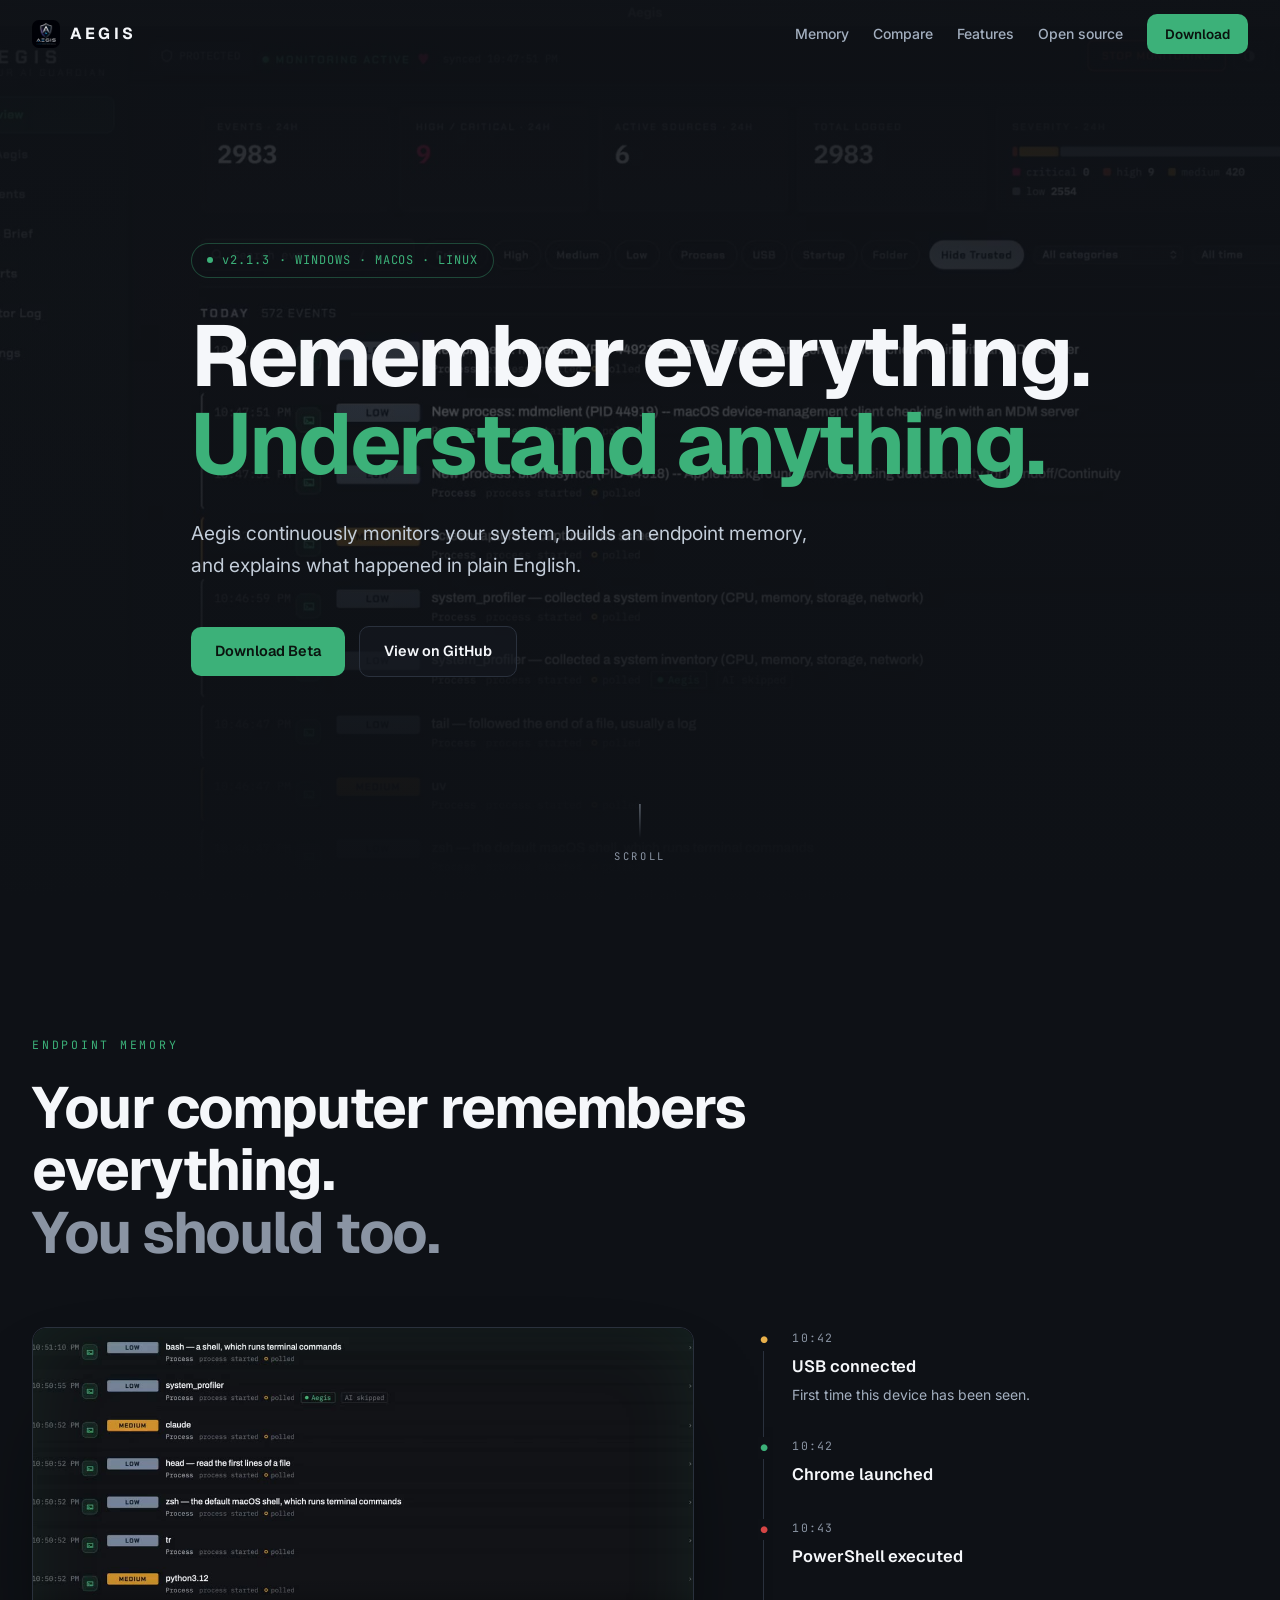
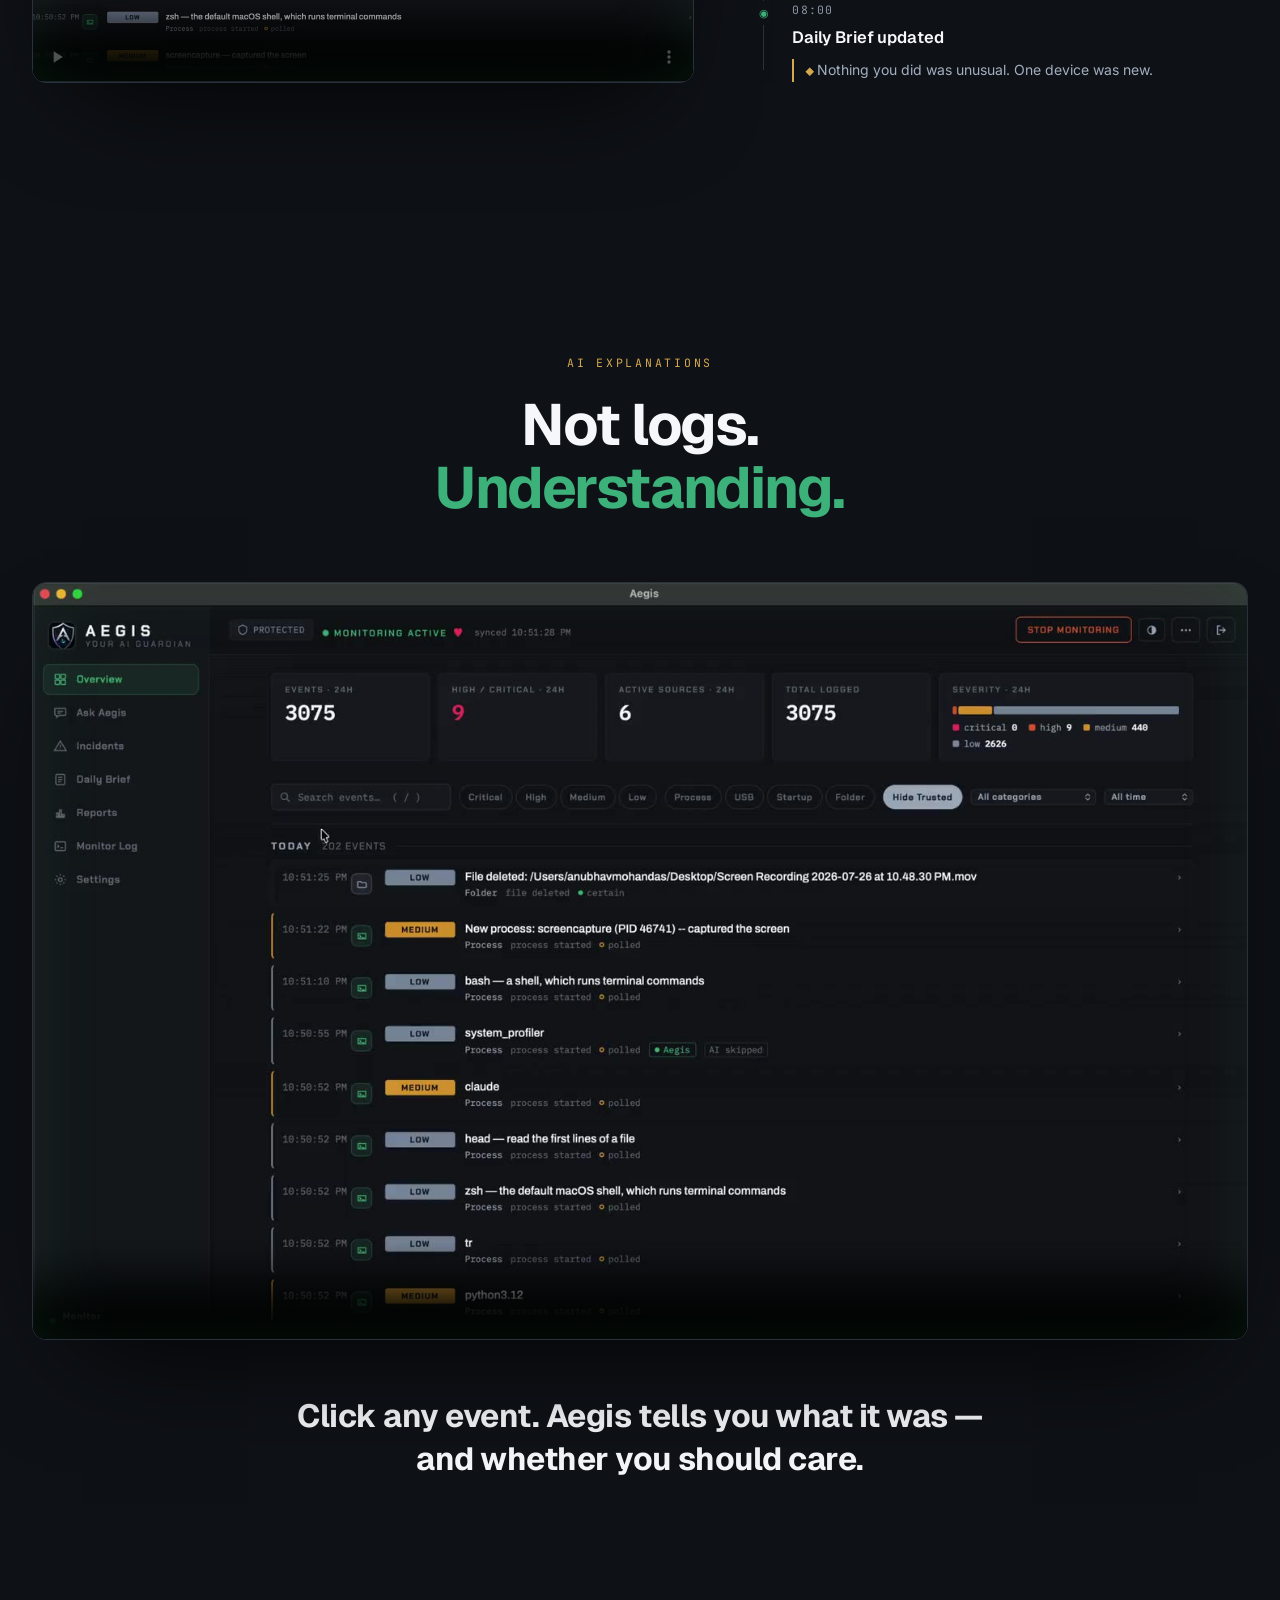
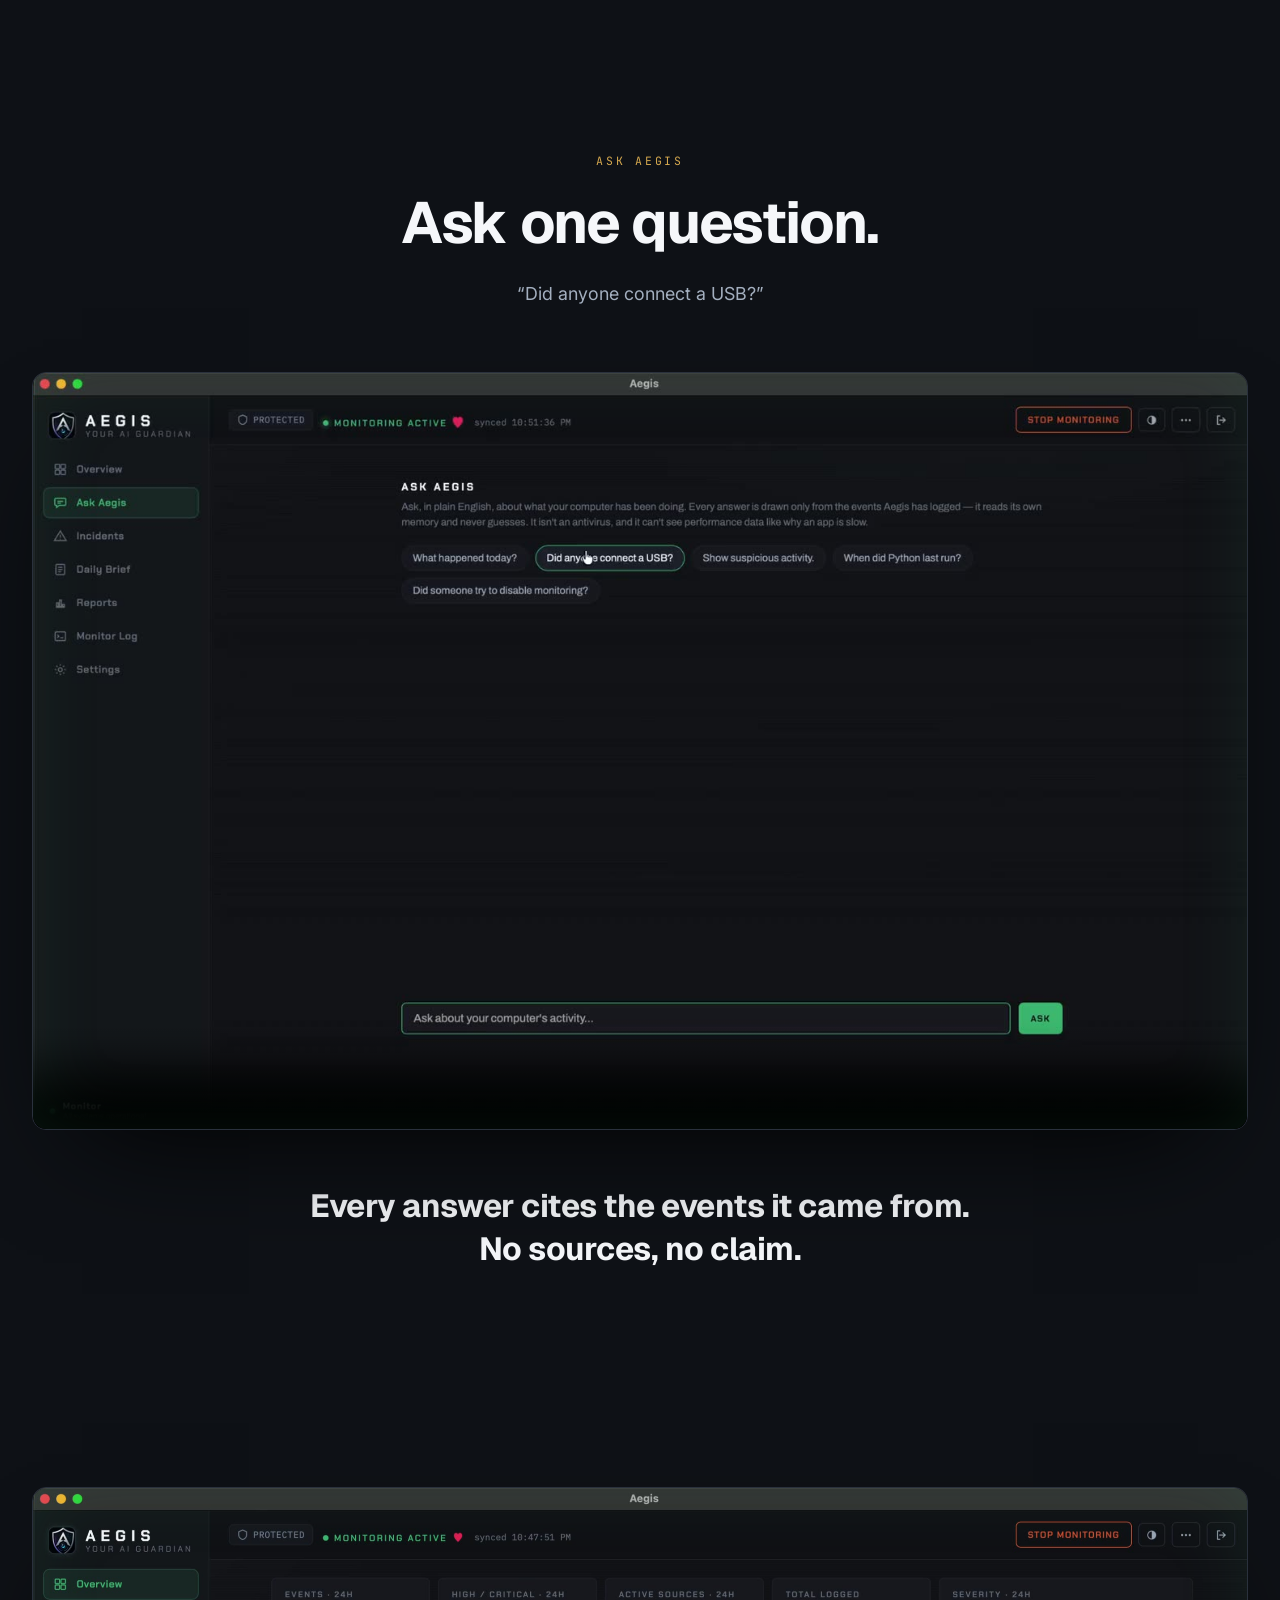
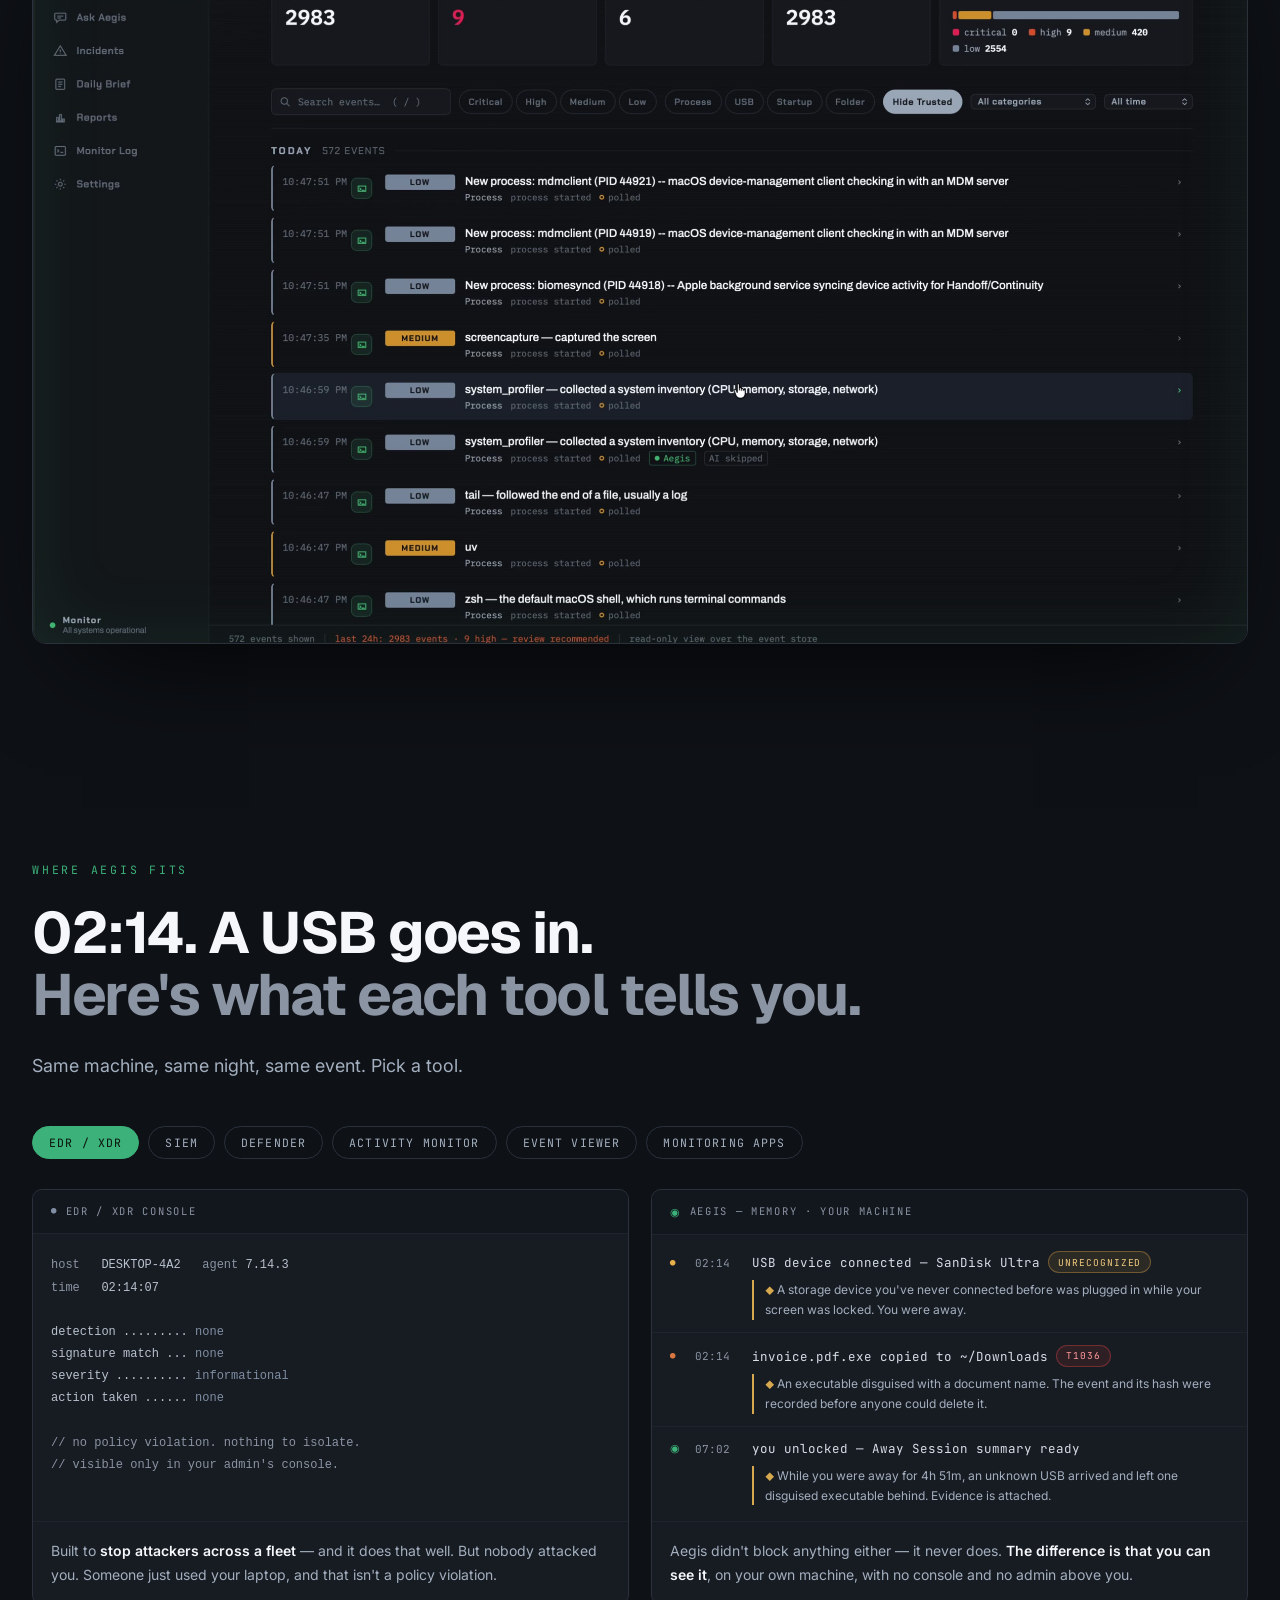
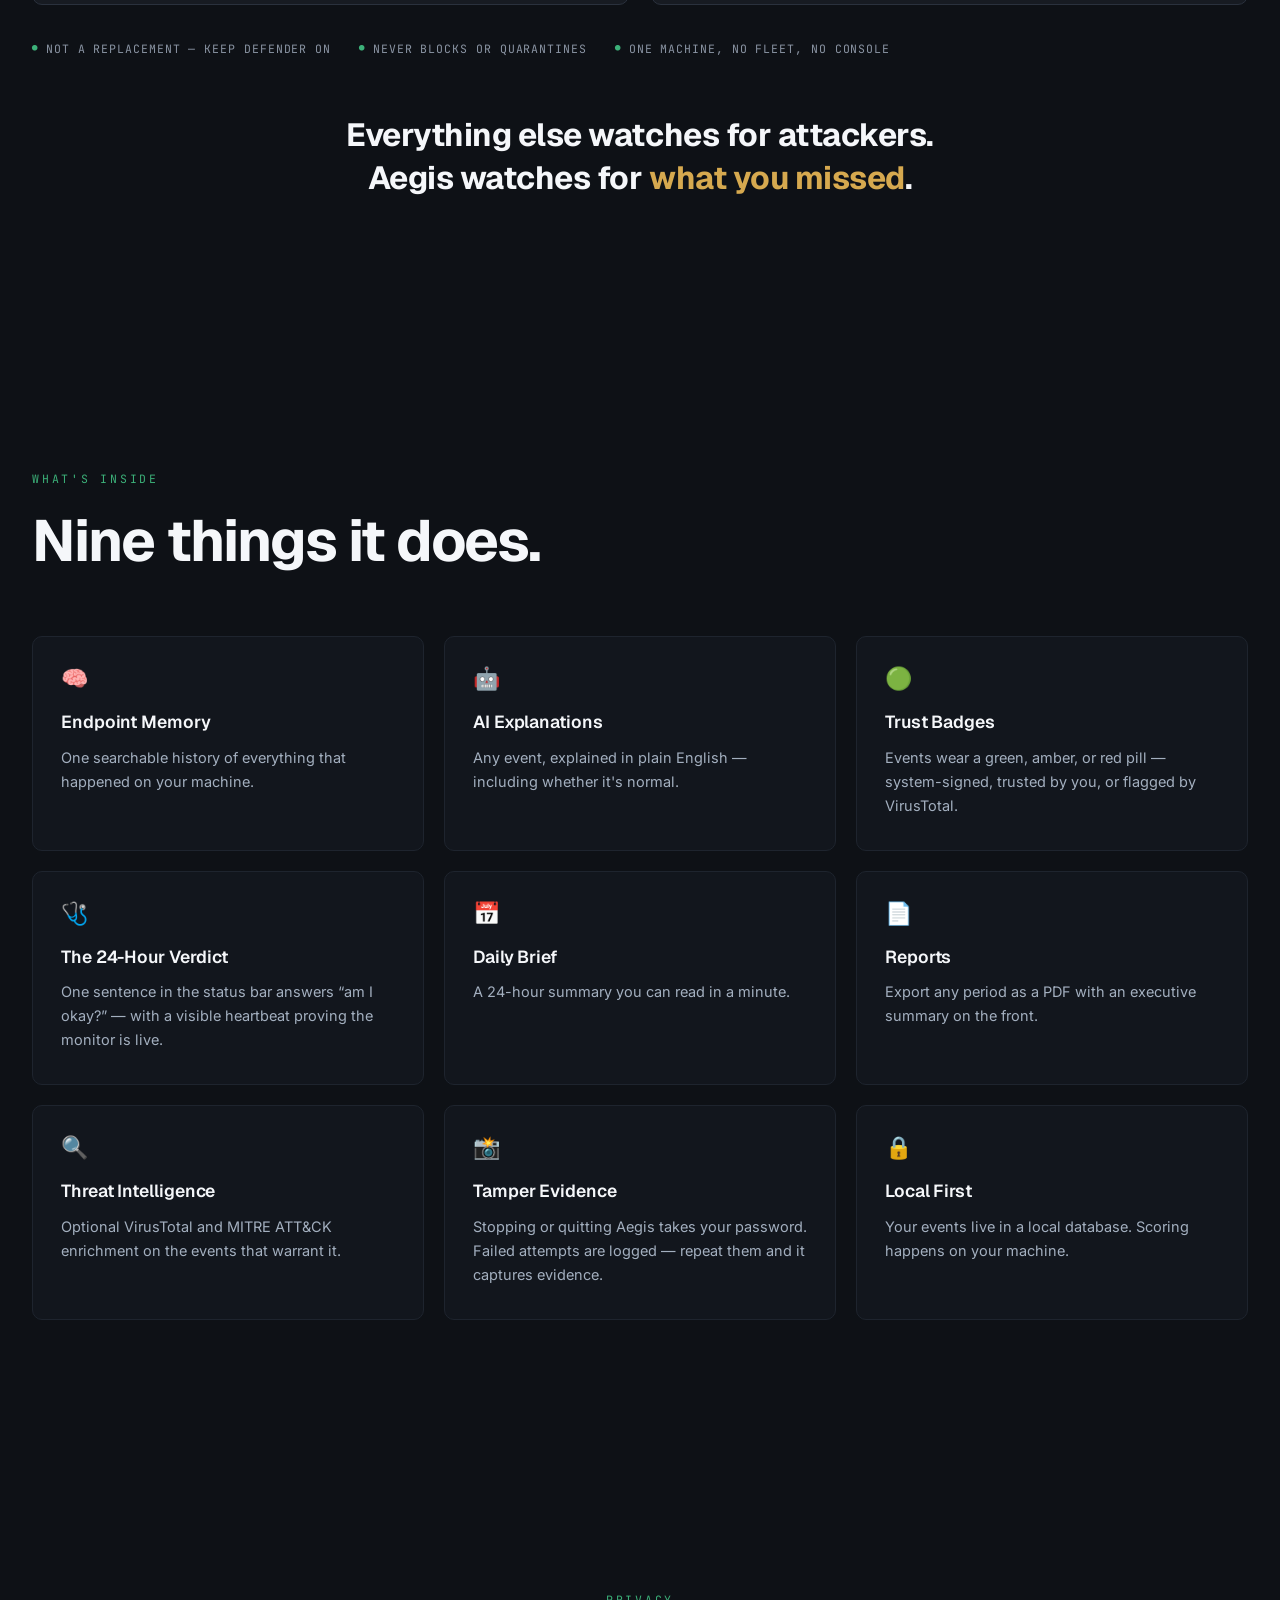
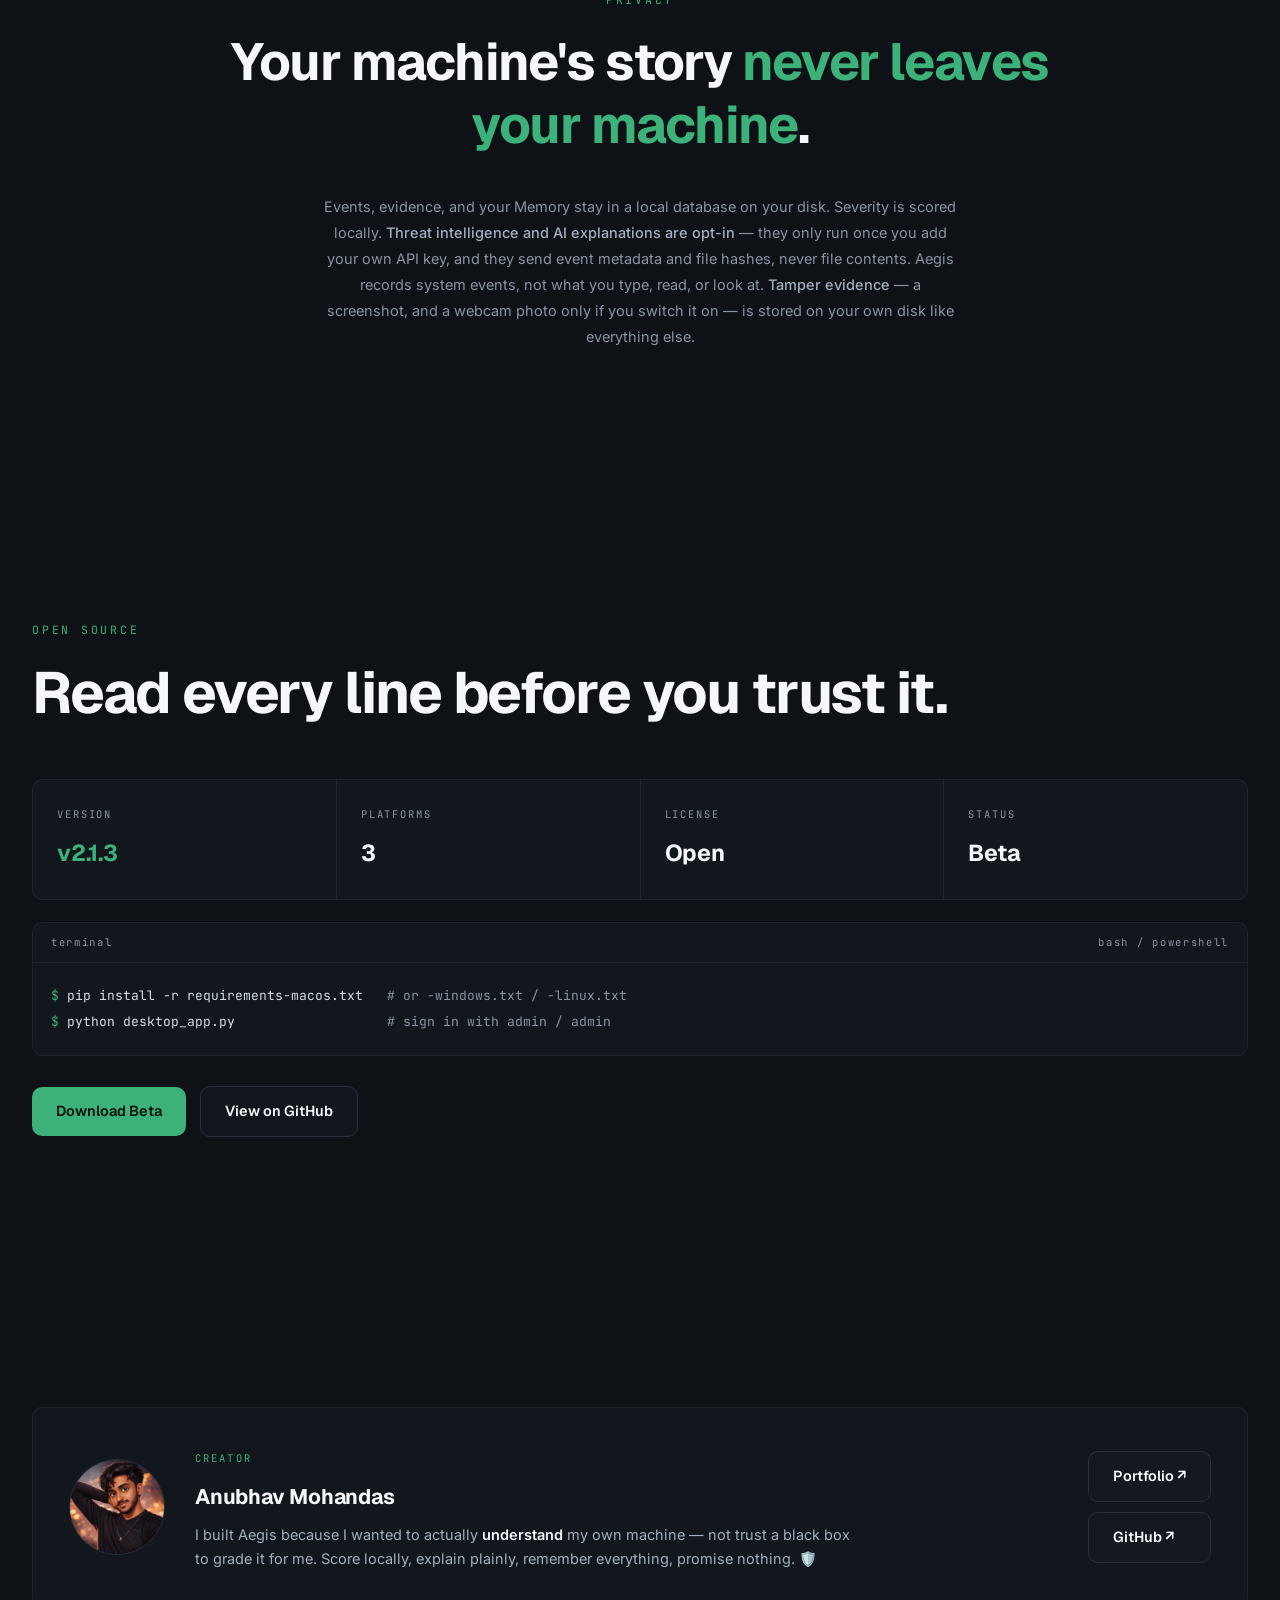
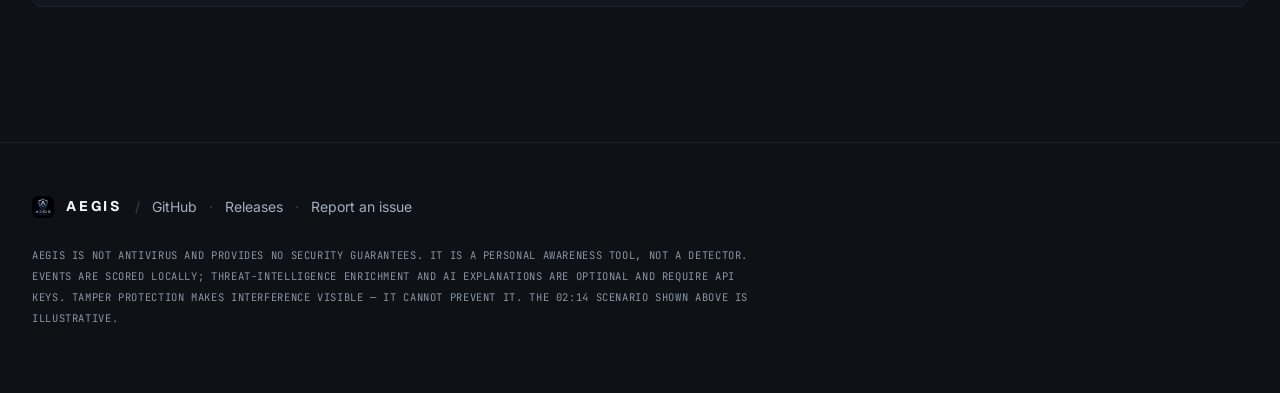
<file: website/index.html>
<!DOCTYPE html>
<html lang="en">
<head>
<meta charset="UTF-8">
<meta name="viewport" content="width=device-width, initial-scale=1.0">
<title>Aegis — Remember everything. Understand anything.</title>
<meta name="description" content="Aegis continuously monitors your computer, builds an endpoint memory, and explains what happened in plain English.">
<link rel="icon" href="assets/aegis.ico">
<link rel="canonical" href="https://aegis-nyx.netlify.app/">
<meta property="og:type" content="website">
<meta property="og:url" content="https://aegis-nyx.netlify.app/">
<meta property="og:title" content="Aegis — Remember everything. Understand anything.">
<meta property="og:description" content="Aegis continuously monitors your computer, builds an endpoint memory, and explains what happened in plain English.">
<!-- og:image must be absolute: scrapers (X, LinkedIn, Slack, iMessage) do not
     resolve it against the page URL, so a relative path here means no preview
     card at all. Same for the URL below if the domain ever changes. -->
<meta property="og:image" content="https://aegis-nyx.netlify.app/media/dashboard-full.jpg">
<meta property="og:image:width" content="2400">
<meta property="og:image:height" content="1494">
<meta property="og:image:alt" content="The Aegis dashboard: 24-hour event counts, a severity breakdown, filters, and the full event stream for today.">
<meta name="twitter:card" content="summary_large_image">
<meta name="theme-color" content="#0E1116">
<link rel="preconnect" href="https://fonts.googleapis.com">
<link rel="preconnect" href="https://fonts.gstatic.com" crossorigin>
<link href="https://fonts.googleapis.com/css2?family=Geist:wght@500;600;700&family=Inter:wght@400;500;600&family=JetBrains+Mono:wght@400;500&display=swap" rel="stylesheet">
<link rel="stylesheet" href="design-system/tokens.css">
<script>document.documentElement.classList.add('js')</script>
<style>
*{margin:0;padding:0;box-sizing:border-box}
html{scroll-behavior:smooth}
body{
  background:var(--bg);color:var(--secondary);
  font-family:var(--font-body);font-size:17px;line-height:1.7;
  overflow-x:hidden;-webkit-font-smoothing:antialiased;
}
::selection{background:rgba(60,177,121,.3);color:#fff}
img,video{display:block;max-width:100%}
a{color:inherit}

.wrap{max-width:1140px;margin:0 auto;padding:0 32px}
.wrap-wide{max-width:1440px;margin:0 auto;padding:0 32px}

/* ============ design language ============
   ● event marker (severity-colored) · ◆ AI voice (gold) · ◉ memory (emerald)
   one radius · one pill · emerald = product · gold = intelligence · red = threat
   motion: fade + 8px rise. hover: 2px lift. nothing spins, nothing bounces.
========================================== */

/* ---- nav ---- */
nav{
  position:fixed;top:0;left:0;right:0;z-index:60;
  transition:background .3s, border-color .3s, backdrop-filter .3s;
  border-bottom:1px solid transparent;
}
nav.stuck{
  background:rgba(14,17,22,.82);backdrop-filter:blur(14px);
  border-bottom-color:var(--border-soft);
}
.nav-inner{display:flex;align-items:center;gap:24px;height:68px;max-width:1440px;margin:0 auto;padding:0 32px}
.brand{display:flex;align-items:center;gap:10px;text-decoration:none;margin-right:auto}
.brand img{width:28px;height:28px;border-radius:7px}
.brand span{font-family:var(--font-display);font-weight:700;font-size:16px;letter-spacing:.2em;color:var(--text)}
.nav-links{display:flex;gap:24px;align-items:center}
/* :not(.btn) — otherwise this out-specifies .btn-primary and greys out the button label */
.nav-links a:not(.btn){color:var(--secondary);text-decoration:none;font-size:14px;font-weight:500;transition:color .2s}
.nav-links a:not(.btn):hover{color:var(--text)}

.btn{
  display:inline-flex;align-items:center;gap:8px;
  font-family:var(--font-display);font-weight:600;font-size:14.5px;
  padding:12px 24px;border-radius:var(--radius);text-decoration:none;
  transition:background .18s, border-color .18s, transform .18s;
}
.btn:hover{transform:translateY(-2px)}
.btn-primary{background:var(--primary);color:#0A130E}
.btn-primary:hover{background:#46C287}
.btn-ghost{color:var(--text);border:1px solid var(--border);background:rgba(23,27,34,.5)}
.btn-ghost:hover{border-color:#3A4452;background:rgba(163,175,191,.07)}
.nav-links .btn{padding:9px 18px;font-size:13.5px}

/* ---- hero: full-bleed video, two lines, two buttons ---- */
.hero{
  position:relative;min-height:100svh;
  display:flex;align-items:center;
  overflow:hidden;isolation:isolate;
}
.hero-video{
  position:absolute;inset:0;width:100%;height:100%;
  object-fit:cover;z-index:-2;
  animation:drift 34s ease-in-out infinite alternate;
}
@keyframes drift{from{transform:scale(1.02)}to{transform:scale(1.09)}}
.hero-scrim{
  position:absolute;inset:0;z-index:-1;
  background:
    radial-gradient(120% 90% at 28% 45%, rgba(14,17,22,.5), rgba(14,17,22,.84) 72%),
    linear-gradient(to bottom, rgba(14,17,22,.86) 0%, rgba(14,17,22,.4) 34%, rgba(14,17,22,.76) 74%, var(--bg) 100%);
}
.hero-inner{padding:140px 0 120px;max-width:900px}
.status-pill{
  display:inline-flex;align-items:center;gap:9px;
  font-family:var(--font-mono);font-size:12px;letter-spacing:.08em;color:var(--primary);
  border:1px solid rgba(60,177,121,.35);background:rgba(14,17,22,.5);
  padding:6px 15px;border-radius:999px;margin-bottom:34px;
}
.status-pill .dot{width:6px;height:6px;border-radius:50%;background:var(--primary);animation:ping 2.4s infinite}
@keyframes ping{
  0%{box-shadow:0 0 0 0 rgba(60,177,121,.5)}
  70%{box-shadow:0 0 0 8px rgba(60,177,121,0)}
  100%{box-shadow:0 0 0 0 rgba(60,177,121,0)}
}
h1{
  font-family:var(--font-display);font-weight:700;
  font-size:clamp(44px,7vw,86px);line-height:1.03;letter-spacing:-.03em;
  color:var(--text);margin-bottom:28px;
}
h1 .two{color:var(--primary);display:block}
.hero p.lede{
  font-size:clamp(17px,1.5vw,20px);max-width:34em;line-height:1.7;
  color:#C3CDD9;margin-bottom:44px;
}
.cta-row{display:flex;gap:14px;flex-wrap:wrap;align-items:center}
.scroll-cue{
  position:absolute;bottom:34px;left:50%;transform:translateX(-50%);
  font-family:var(--font-mono);font-size:10.5px;letter-spacing:.24em;color:var(--dim);
  display:flex;flex-direction:column;align-items:center;gap:10px;
}
.scroll-cue i{display:block;width:1px;height:34px;background:linear-gradient(var(--dim),transparent);animation:cue 2.6s ease-in-out infinite}
@keyframes cue{0%,100%{opacity:.25}50%{opacity:.9}}

/* ---- sections: let it breathe ---- */
section{padding:clamp(110px,15vh,190px) 0}
section[id]{scroll-margin-top:88px}   /* the nav is fixed — don't let anchors land under it */
.sec-tag{
  font-family:var(--font-mono);font-size:11.5px;letter-spacing:.24em;color:var(--primary);
  margin-bottom:22px;
}
.sec-tag.gold{color:var(--accent)}
h2{
  font-family:var(--font-display);font-weight:700;
  font-size:clamp(32px,4.6vw,58px);color:var(--text);
  line-height:1.08;letter-spacing:-.025em;max-width:16em;
}
h2 .dim{color:var(--dim)}
h2 .em{color:var(--primary)}
.one-line{font-size:clamp(17px,1.4vw,19px);max-width:32em;line-height:1.7;margin-top:24px}
.center{text-align:center}
.center h2,.center .one-line{margin-inline:auto}

/* ---- the frame every video/screenshot sits in ---- */
.frame{
  position:relative;border-radius:14px;overflow:hidden;
  border:1px solid var(--border);background:var(--surface-2);
  box-shadow:0 50px 110px -50px rgba(0,0,0,.95), 0 0 0 1px rgba(255,255,255,.02) inset;
}
.frame video,.frame img{width:100%;height:auto;display:block}
.frame::after{
  content:"";position:absolute;inset:0;pointer-events:none;border-radius:14px;
  box-shadow:0 0 90px -20px rgba(60,177,121,.16) inset;
}
.frame.tall video{aspect-ratio:2300/1230;object-fit:cover}

/* full-width cinematic beat */
.beat{margin-top:clamp(50px,7vh,86px)}
.beat-wide{margin-top:clamp(50px,7vh,86px)}

/* ---- memory: video left, timeline right ---- */
.split{
  display:grid;grid-template-columns:1.15fr .85fr;gap:clamp(40px,5vw,76px);
  align-items:center;margin-top:clamp(50px,7vh,80px);
}
.tl{position:relative;padding-left:34px}
.tl::before{content:"";position:absolute;left:5px;top:12px;bottom:12px;width:1px;background:var(--border)}
.tl-row{position:relative;padding:0 0 30px}
.tl-row:last-child{padding-bottom:0}
.tl-row::before{
  content:"●";position:absolute;left:-34px;top:1px;font-size:9px;line-height:1.9;
  color:var(--primary);background:var(--bg);padding:2px 0;width:12px;text-align:center;
}
.tl-row.warn::before{color:var(--sev-med)}
.tl-row.bad::before{color:var(--sev-crit)}
.tl-row.mem::before{content:"◉";font-size:11px;color:var(--primary)}
.tl-row .tm{font-family:var(--font-mono);font-size:11.5px;letter-spacing:.1em;color:var(--dim);display:block;margin-bottom:4px}
.tl-row .what{display:block;font-family:var(--font-display);font-weight:600;font-size:16.5px;color:var(--text);letter-spacing:-.005em}
.tl-row .note{display:block;font-size:14px;color:var(--secondary);margin-top:4px;line-height:1.6}
.tl-row .note.ai{border-left:2px solid var(--accent);padding-left:11px;margin-top:8px}
.tl-row .note.ai::before{content:"◆ ";color:var(--accent);font-size:9px}

/* ---- pull quote after a video ---- */
.pull{
  margin-top:clamp(44px,6vh,72px);text-align:center;
  font-family:var(--font-display);font-weight:700;
  font-size:clamp(22px,2.6vw,32px);line-height:1.35;letter-spacing:-.015em;color:var(--text);
}
.pull .q{color:var(--accent)}

/* ---- the big screenshot: no text, just the product ---- */
.shot-section{padding:clamp(60px,9vh,120px) 0}

/* ---- comparison ---- */
.chips{display:flex;gap:9px;flex-wrap:wrap;margin-top:44px}
.chip{
  font-family:var(--font-mono);font-size:11.5px;letter-spacing:.1em;
  color:var(--secondary);background:transparent;
  border:1px solid var(--border);border-radius:999px;padding:8px 16px;cursor:pointer;
  transition:border-color .18s, color .18s, background .18s;
}
.chip:hover{color:var(--text);border-color:#3A4452}
.chip[aria-pressed="true"]{color:#0A130E;background:var(--primary);border-color:var(--primary)}
.chip:focus-visible{outline:2px solid var(--primary);outline-offset:2px}

.vs{display:grid;grid-template-columns:1fr 1fr;gap:22px;margin-top:30px}
.panel{
  background:var(--surface);border:1px solid var(--border);border-radius:var(--radius);
  overflow:hidden;display:flex;flex-direction:column;
  font-family:var(--font-mono);font-size:12.5px;
}
.panel-bar{
  display:flex;align-items:center;gap:10px;padding:13px 18px;
  border-bottom:1px solid var(--border-soft);background:var(--surface-2);
}
.panel-bar .t{font-size:10.5px;letter-spacing:.16em;color:var(--dim);display:flex;align-items:center;gap:8px}
.panel-bar .t i{font-style:normal;font-size:9px}
.panel-bar .t i.r{color:var(--sev-low)}
.panel-bar .t i.g{color:var(--primary);font-size:11px}
.raw{
  padding:20px 18px;color:#B8C2CE;line-height:1.85;white-space:pre-wrap;
  flex:1;min-height:250px;font-size:12px;
}
.raw .k{color:var(--dim)}
.raw .nil{color:var(--sev-low)}
.raw .warn{color:var(--warning)}
html.js .raw.swap,html.js .mem-list.swap{animation:swapIn .3s ease}
@keyframes swapIn{from{opacity:0;transform:translateY(4px)}to{opacity:1;transform:none}}
.verdict{
  padding:17px 18px;border-top:1px solid var(--border-soft);
  font-family:var(--font-body);font-size:14px;line-height:1.7;color:var(--secondary);
}
.verdict b{color:var(--text);font-weight:600}
.mem-list{padding:4px 0;flex:1}
.mem-evt{display:grid;grid-template-columns:14px 46px 1fr;gap:11px;align-items:baseline;padding:12px 18px}
.mem-evt + .mem-evt{border-top:1px solid var(--border-soft)}
.mem-evt .mk{font-size:9px;line-height:1;transform:translateY(-1px)}
.mem-evt .mk.med{color:var(--sev-med)}
.mem-evt .mk.high{color:var(--sev-high)}
.mem-evt .mk.ses{color:var(--primary);font-size:11px}
.mem-evt .tm{color:var(--dim);font-size:11px}
.mem-evt .what{color:#D6DEE8;line-height:1.6}
.badge{display:inline-block;font-size:9.5px;letter-spacing:.1em;padding:2.5px 9px;border-radius:999px;margin-left:8px;vertical-align:1px}
.badge.threat{color:#FF9B9B;background:rgba(214,69,69,.12);border:1px solid rgba(214,69,69,.4)}
.badge.med{color:#EFC97E;background:rgba(232,176,75,.1);border:1px solid rgba(232,176,75,.35)}
.mem-evt .ai{
  display:block;color:var(--secondary);margin-top:7px;font-size:12px;line-height:1.65;
  border-left:2px solid var(--accent);padding-left:11px;font-family:var(--font-body);
}
.mem-evt .ai::before{content:"◆ ";color:var(--accent);font-size:9px}
.trust-strip{
  margin-top:34px;display:flex;gap:10px 28px;flex-wrap:wrap;
  font-family:var(--font-mono);font-size:11.5px;letter-spacing:.08em;color:var(--dim);
}
.trust-strip span{display:flex;align-items:center;gap:8px}
.trust-strip i{color:var(--primary);font-style:normal;font-size:9px}

/* ---- features: six, one sentence each ---- */
.grid6{display:grid;grid-template-columns:repeat(3,1fr);gap:20px;margin-top:clamp(50px,7vh,76px)}
.f{
  border:1px solid var(--border-soft);border-radius:var(--radius);
  background:var(--surface-2);padding:30px 28px 32px;
  transition:transform .2s, border-color .2s, background .2s;
}
.f:hover{transform:translateY(-2px);border-color:var(--border);background:var(--surface)}
.f .ico{font-size:22px;line-height:1;display:block;margin-bottom:18px}
.f h3{font-family:var(--font-display);font-weight:600;font-size:17.5px;color:var(--text);margin-bottom:9px;letter-spacing:-.005em}
.f p{font-size:14.5px;line-height:1.65}

/* ---- privacy: one statement ---- */
.privacy{text-align:center}
.privacy .big{
  font-family:var(--font-display);font-weight:700;
  font-size:clamp(28px,4.2vw,52px);line-height:1.2;letter-spacing:-.025em;color:var(--text);
  max-width:16em;margin:0 auto;
}
.privacy .big em{font-style:normal;color:var(--primary)}
.privacy .fine{
  margin:38px auto 0;max-width:44em;font-size:14.5px;line-height:1.8;color:var(--dim);
}
.privacy .fine b{color:var(--secondary);font-weight:500}

/* ---- open source ---- */
.os-grid{display:grid;grid-template-columns:repeat(4,1fr);gap:1px;background:var(--border-soft);
  border:1px solid var(--border-soft);border-radius:var(--radius);overflow:hidden;margin-top:clamp(46px,6vh,72px)}
.os-cell{background:var(--surface-2);padding:26px 24px}
.os-cell .k{font-family:var(--font-mono);font-size:10.5px;letter-spacing:.18em;color:var(--dim);display:block;margin-bottom:10px}
.os-cell .v{font-family:var(--font-display);font-weight:700;font-size:23px;color:var(--text);letter-spacing:-.01em}
.os-cell .v.em{color:var(--primary)}
.codebox{
  margin-top:22px;background:var(--surface-2);border:1px solid var(--border-soft);
  border-radius:var(--radius);overflow:hidden;
}
.cb-bar{
  display:flex;justify-content:space-between;padding:11px 18px;
  border-bottom:1px solid var(--border-soft);
  font-family:var(--font-mono);font-size:10.5px;letter-spacing:.16em;color:var(--dim);
}
.codebox pre{
  padding:20px 18px;font-family:var(--font-mono);font-size:13px;line-height:2;
  color:#D6DEE8;overflow-x:auto;
}
.codebox .p{color:var(--primary)}
.codebox .c{color:var(--dim)}

/* ---- creator ---- */
.creator .card{
  display:grid;grid-template-columns:auto 1fr auto;gap:30px;align-items:center;
  border:1px solid var(--border-soft);border-radius:var(--radius);
  background:var(--surface-2);padding:34px 36px;
}
.creator .sigil img{
  width:96px;height:96px;border-radius:50%;object-fit:cover;
  border:1px solid var(--border);background:var(--surface);
}
.creator .tag{font-family:var(--font-mono);font-size:10.5px;letter-spacing:.2em;color:var(--primary)}
.creator h3{font-family:var(--font-display);font-weight:700;font-size:21px;color:var(--text);margin:8px 0 8px;letter-spacing:-.01em}
.creator p{font-size:14.5px;line-height:1.7;max-width:46em}
.creator p b{color:var(--text);font-weight:600}
.creator .links{display:flex;flex-direction:column;gap:10px}

/* ---- footer ---- */
footer{border-top:1px solid var(--border-soft);padding:52px 0 64px}
.foot-inner{display:flex;align-items:center;gap:12px;flex-wrap:wrap;font-size:14px}
.foot-inner img{width:22px;height:22px;border-radius:6px}
.fbrand{font-family:var(--font-display);font-weight:700;letter-spacing:.2em;color:var(--text);font-size:14px}
.foot-inner a{color:var(--secondary);text-decoration:none;transition:color .2s}
.foot-inner a:hover{color:var(--text)}
.sep{color:#39424F}
.foot-disclaimer{
  margin-top:26px;font-family:var(--font-mono);font-size:10.5px;line-height:2;
  letter-spacing:.06em;color:var(--dim);max-width:70em;   /* legal text — must stay readable */
}

/* ---- motion: fade + rise, nothing else ---- */
html.js .reveal{opacity:0;transform:translateY(8px)}
html.js .reveal.in{opacity:1;transform:none;transition:opacity .7s cubic-bezier(.2,.6,.2,1), transform .7s cubic-bezier(.2,.6,.2,1)}

/* ---- responsive ---- */
@media (max-width:960px){
  .split{grid-template-columns:1fr;gap:40px}
  .vs{grid-template-columns:1fr}
  .grid6{grid-template-columns:repeat(2,1fr)}
  .os-grid{grid-template-columns:repeat(2,1fr)}
  .creator .card{grid-template-columns:1fr;gap:22px}
  .creator .links{flex-direction:row}
}
@media (max-width:620px){
  body{font-size:16px}
  .wrap,.wrap-wide,.nav-inner{padding:0 20px}
  .nav-links a:not(.btn){display:none}
  .grid6{grid-template-columns:1fr}
  .os-grid{grid-template-columns:1fr}
  .hero-inner{padding:120px 0 100px}
  .status-pill .plat{display:none}   /* the platform list wraps the pill to two lines */
  .cta-row .btn{flex:1;justify-content:center}
  .raw{min-height:0}
}
@media (prefers-reduced-motion:reduce){
  html{scroll-behavior:auto}
  *,*::before,*::after{animation:none!important;transition:none!important}
  html.js .reveal{opacity:1;transform:none}
  .btn:hover,.f:hover{transform:none}
}
</style>
</head>
<body>

<nav id="nav">
  <div class="nav-inner">
    <a class="brand" href="#top"><img src="assets/tray_icon.png" alt=""><span>AEGIS</span></a>
    <div class="nav-links">
      <a href="#memory">Memory</a>
      <a href="#compare">Compare</a>
      <a href="#features">Features</a>
      <a href="#open">Open source</a>
      <a class="btn btn-primary" href="https://github.com/anubhavmohandas/Aegis/releases" target="_blank" rel="noopener">Download</a>
    </div>
  </div>
</nav>

<!-- ============ HERO ============ -->
<header class="hero" id="top">
  <video class="hero-video" src="media/hero.mp4" poster="media/hero.jpg"
         autoplay muted loop playsinline preload="auto" aria-hidden="true" tabindex="-1"></video>
  <div class="hero-scrim"></div>
  <div class="wrap-wide">
    <div class="hero-inner">
      <span class="status-pill"><span class="dot"></span>v2.1.3<span class="plat"> · WINDOWS · MACOS · LINUX</span></span>
      <h1>Remember everything.<span class="two">Understand anything.</span></h1>
      <p class="lede">
        Aegis continuously monitors your system, builds an endpoint memory,
        and explains what happened in plain English.
      </p>
      <div class="cta-row">
        <a class="btn btn-primary" href="https://github.com/anubhavmohandas/Aegis/releases" target="_blank" rel="noopener">Download Beta</a>
        <a class="btn btn-ghost" href="https://github.com/anubhavmohandas/Aegis" target="_blank" rel="noopener">View on GitHub</a>
      </div>
    </div>
  </div>
  <span class="scroll-cue"><i></i>SCROLL</span>
</header>

<!-- ============ MEMORY ============ -->
<section id="memory">
  <div class="wrap-wide">
    <div class="reveal">
      <div class="sec-tag">ENDPOINT MEMORY</div>
      <h2>Your computer remembers everything.<br><span class="dim">You should too.</span></h2>
    </div>
    <div class="split">
      <div class="frame tall reveal">
        <video src="media/memory.mp4" poster="media/memory.jpg"
               muted loop playsinline preload="none" data-io
               aria-label="The Aegis event stream, scrolling through recorded system activity"></video>
      </div>
      <div class="tl reveal">
        <div class="tl-row warn">
          <span class="tm">10:42</span>
          <span class="what">USB connected</span>
          <span class="note">First time this device has been seen.</span>
        </div>
        <div class="tl-row">
          <span class="tm">10:42</span>
          <span class="what">Chrome launched</span>
        </div>
        <div class="tl-row bad">
          <span class="tm">10:43</span>
          <span class="what">PowerShell executed</span>
        </div>
        <div class="tl-row mem">
          <span class="tm">08:00</span>
          <span class="what">Daily Brief updated</span>
          <span class="note ai">Nothing you did was unusual. One device was new.</span>
        </div>
      </div>
    </div>
  </div>
</section>

<!-- ============ INCIDENT · AI ============ -->
<section id="explain">
  <div class="wrap-wide">
    <div class="center reveal">
      <div class="sec-tag gold">AI EXPLANATIONS</div>
      <h2>Not logs.<br><span class="em">Understanding.</span></h2>
    </div>
    <div class="frame beat-wide reveal">
      <video src="media/incident.mp4" poster="media/incident.jpg"
             muted loop playsinline preload="none" data-io
             aria-label="Clicking an event in Aegis opens a detail drawer where the AI explains, in plain English, what the event was and whether it is normal"></video>
    </div>
    <p class="pull reveal">Click any event. Aegis tells you what it was —<br>and whether you should care.</p>
  </div>
</section>

<!-- ============ ASK AEGIS ============ -->
<!-- The Daily Brief and Reports sections used to sit either side of this one.
     Both were cut when the only footage of them turned out to predate the Ask
     Aegis nav item; the features are still covered in the feature grid below.
     Re-record those two flows on the current build to bring the sections back. -->
<section id="ask">
  <div class="wrap-wide">
    <div class="center reveal">
      <div class="sec-tag gold">ASK AEGIS</div>
      <h2>Ask one question.</h2>
      <p class="one-line">“Did anyone connect a USB?”</p>
    </div>
    <div class="frame beat-wide reveal">
      <video src="media/ask.mp4" poster="media/ask.jpg"
             muted loop playsinline preload="none" data-io
             aria-label="Asking Aegis whether anyone connected a USB. It answers in plain English — a Crucial X8 SSD was unmounted at 07:52 — and lists the exact timeline events the answer came from."></video>
    </div>
    <p class="pull reveal">Every answer cites the events it came from.<br>No sources, no claim.</p>
  </div>
</section>

<!-- ============ THE PRODUCT, UNINTERRUPTED ============ -->
<section class="shot-section">
  <div class="wrap-wide">
    <div class="frame reveal">
      <img src="media/dashboard-full.jpg" width="2400" height="1494" loading="lazy"
           alt="The Aegis dashboard: 24-hour event counts, a severity breakdown, filters, and the full event stream for today.">
    </div>
  </div>
</section>

<!-- ============ WHERE AEGIS FITS ============ -->
<section id="compare">
  <div class="wrap-wide">
    <div class="reveal">
      <div class="sec-tag">WHERE AEGIS FITS</div>
      <h2>02:14. A USB goes in.<br><span class="dim">Here's what each tool tells you.</span></h2>
      <p class="one-line">Same machine, same night, same event. Pick a tool.</p>
    </div>

    <div class="chips reveal" role="group" aria-label="Compare Aegis with other tools">
      <button class="chip" type="button" data-vs="edr" aria-pressed="true">EDR / XDR</button>
      <button class="chip" type="button" data-vs="siem" aria-pressed="false">SIEM</button>
      <button class="chip" type="button" data-vs="av" aria-pressed="false">DEFENDER</button>
      <button class="chip" type="button" data-vs="taskmgr" aria-pressed="false">ACTIVITY MONITOR</button>
      <button class="chip" type="button" data-vs="evtx" aria-pressed="false">EVENT VIEWER</button>
      <button class="chip" type="button" data-vs="spy" aria-pressed="false">MONITORING APPS</button>
    </div>

    <div class="vs reveal">
      <div class="panel">
        <div class="panel-bar"><span class="t"><i class="r">●</i><span id="vs-name">EDR / XDR CONSOLE</span></span></div>
        <pre class="raw" id="vs-raw" aria-live="polite"></pre>
        <div class="verdict" id="vs-verdict"></div>
      </div>
      <div class="panel">
        <div class="panel-bar"><span class="t"><i class="g">◉</i><span id="vs-aegis-name">AEGIS — MEMORY</span></span></div>
        <div class="mem-list" id="vs-mem" aria-live="polite"></div>
        <div class="verdict" id="vs-aegis-verdict"></div>
      </div>
    </div>

    <div class="trust-strip reveal">
      <span><i>●</i>NOT A REPLACEMENT — KEEP DEFENDER ON</span>
      <span><i>●</i>NEVER BLOCKS OR QUARANTINES</span>
      <span><i>●</i>ONE MACHINE, NO FLEET, NO CONSOLE</span>
    </div>

    <p class="pull reveal">Everything else watches for attackers.<br>Aegis watches for <span class="q">what you missed</span>.</p>
  </div>
</section>

<!-- ============ FEATURES ============ -->
<section id="features">
  <div class="wrap-wide">
    <div class="reveal">
      <div class="sec-tag">WHAT'S INSIDE</div>
      <h2>Nine things it does.</h2>
    </div>
    <div class="grid6">
      <div class="f reveal"><span class="ico">🧠</span><h3>Endpoint Memory</h3><p>One searchable history of everything that happened on your machine.</p></div>
      <div class="f reveal"><span class="ico">🤖</span><h3>AI Explanations</h3><p>Any event, explained in plain English — including whether it's normal.</p></div>
      <div class="f reveal"><span class="ico">🟢</span><h3>Trust Badges</h3><p>Events wear a green, amber, or red pill — system-signed, trusted by you, or flagged by VirusTotal.</p></div>
      <div class="f reveal"><span class="ico">🩺</span><h3>The 24-Hour Verdict</h3><p>One sentence in the status bar answers “am I okay?” — with a visible heartbeat proving the monitor is live.</p></div>
      <div class="f reveal"><span class="ico">📅</span><h3>Daily Brief</h3><p>A 24-hour summary you can read in a minute.</p></div>
      <div class="f reveal"><span class="ico">📄</span><h3>Reports</h3><p>Export any period as a PDF with an executive summary on the front.</p></div>
      <div class="f reveal"><span class="ico">🔍</span><h3>Threat Intelligence</h3><p>Optional VirusTotal and MITRE ATT&amp;CK enrichment on the events that warrant it.</p></div>
      <div class="f reveal"><span class="ico">📸</span><h3>Tamper Evidence</h3><p>Stopping or quitting Aegis takes your password. Failed attempts are logged — repeat them and it captures evidence.</p></div>
      <div class="f reveal"><span class="ico">🔒</span><h3>Local First</h3><p>Your events live in a local database. Scoring happens on your machine.</p></div>
    </div>
  </div>
</section>

<!-- ============ PRIVACY ============ -->
<section class="privacy">
  <div class="wrap">
    <div class="reveal">
      <div class="sec-tag center">PRIVACY</div>
      <p class="big">Your machine's story <em>never leaves your machine</em>.</p>
      <p class="fine">
        Events, evidence, and your Memory stay in a local database on your disk. Severity is scored
        locally. <b>Threat intelligence and AI explanations are opt-in</b> — they only run once you add
        your own API key, and they send event metadata and file hashes, never file contents. Aegis
        records system events, not what you type, read, or look at. <b>Tamper evidence</b> — a
        screenshot, and a webcam photo only if you switch it on — is stored on your own disk like
        everything else.
      </p>
    </div>
  </div>
</section>

<!-- ============ OPEN SOURCE ============ -->
<section id="open">
  <div class="wrap-wide">
    <div class="reveal">
      <div class="sec-tag">OPEN SOURCE</div>
      <h2>Read every line before you trust it.</h2>
    </div>
    <div class="os-grid reveal">
      <div class="os-cell"><span class="k">VERSION</span><span class="v em">v2.1.3</span></div>
      <div class="os-cell"><span class="k">PLATFORMS</span><span class="v">3</span></div>
      <div class="os-cell"><span class="k">LICENSE</span><span class="v">Open</span></div>
      <div class="os-cell"><span class="k">STATUS</span><span class="v">Beta</span></div>
    </div>
    <div class="codebox reveal">
      <div class="cb-bar"><span>terminal</span><span>bash / powershell</span></div>
<pre><span class="p">$</span> pip install -r requirements-macos.txt   <span class="c"># or -windows.txt / -linux.txt</span>
<span class="p">$</span> python desktop_app.py                   <span class="c"># sign in with admin / admin</span></pre>
    </div>
    <div class="cta-row reveal" style="margin-top:30px">
      <a class="btn btn-primary" href="https://github.com/anubhavmohandas/Aegis/releases" target="_blank" rel="noopener">Download Beta</a>
      <a class="btn btn-ghost" href="https://github.com/anubhavmohandas/Aegis" target="_blank" rel="noopener">View on GitHub</a>
    </div>
  </div>
</section>

<!-- ============ CREATOR ============ -->
<section class="creator">
  <div class="wrap-wide">
    <div class="card reveal">
      <!-- alt="" on purpose: the <h3> right beside it already says the name, so a
           screen reader would otherwise announce "Anubhav Mohandas" twice. -->
      <div class="sigil"><img src="assets/anubhav.jpg" width="460" height="460"
           loading="lazy" alt=""></div>
      <div class="who">
        <span class="tag">CREATOR</span>
        <h3>Anubhav Mohandas</h3>
        <p>I built Aegis because I wanted to actually <b>understand</b> my own machine — not trust a
          black box to grade it for me. Score locally, explain plainly, remember everything, promise
          nothing. 🛡️</p>
      </div>
      <div class="links">
        <a class="btn btn-ghost" href="https://anubhavmohandas.netlify.app" target="_blank" rel="noopener">Portfolio ↗</a>
        <a class="btn btn-ghost" href="https://github.com/anubhavmohandas" target="_blank" rel="noopener">GitHub ↗</a>
      </div>
    </div>
  </div>
</section>

<footer>
  <div class="wrap-wide">
    <div class="foot-inner">
      <img src="assets/tray_icon.png" alt="">
      <span class="fbrand">AEGIS</span>
      <span class="sep">/</span>
      <a href="https://github.com/anubhavmohandas/Aegis" target="_blank" rel="noopener">GitHub</a>
      <span class="sep">·</span>
      <a href="https://github.com/anubhavmohandas/Aegis/releases" target="_blank" rel="noopener">Releases</a>
      <span class="sep">·</span>
      <a href="https://github.com/anubhavmohandas/Aegis/issues" target="_blank" rel="noopener">Report an issue</a>
    </div>
    <p class="foot-disclaimer">
      AEGIS IS NOT ANTIVIRUS AND PROVIDES NO SECURITY GUARANTEES. IT IS A PERSONAL AWARENESS TOOL,
      NOT A DETECTOR. EVENTS ARE SCORED LOCALLY; THREAT-INTELLIGENCE ENRICHMENT AND AI EXPLANATIONS
      ARE OPTIONAL AND REQUIRE API KEYS. TAMPER PROTECTION MAKES INTERFERENCE VISIBLE — IT CANNOT
      PREVENT IT. THE 02:14 SCENARIO SHOWN ABOVE IS ILLUSTRATIVE.
    </p>
  </div>
</footer>

<script>
const reduced = matchMedia('(prefers-reduced-motion: reduce)').matches;

/* nav gains a background once you leave the hero */
const nav = document.getElementById('nav');
const onScroll = () => nav.classList.toggle('stuck', scrollY > 40);
addEventListener('scroll', onScroll, {passive:true});
onScroll();

/* reveal on scroll */
const io = new IntersectionObserver((entries) => {
  for (const e of entries) if (e.isIntersecting){ e.target.classList.add('in'); io.unobserve(e.target); }
}, {threshold:.06, rootMargin:'0px 0px -6% 0px'});
document.querySelectorAll('.reveal').forEach(el => io.observe(el));

/* section videos: only decode what's on screen. reduced motion -> give controls, never autoplay. */
const vids = document.querySelectorAll('video[data-io]');
if (reduced){
  vids.forEach(v => { v.controls = true; v.preload = 'metadata'; });
  document.querySelector('.hero-video')?.removeAttribute('autoplay');
} else {
  const vio = new IntersectionObserver((entries) => {
    for (const e of entries){
      const v = e.target;
      if (e.isIntersecting){ v.play().catch(() => { v.controls = true; }); }
      else if (!v.paused){ v.pause(); }
    }
  }, {threshold:.25});
  vids.forEach(v => vio.observe(v));
}

/* vs. other tools — the same 02:14 event, rendered by each tool.
   Both panels swap: the left is what that tool actually shows you, the right
   is the part of Aegis's memory that answers THAT tool's specific blind spot.
   Same night, same incident, every time — only the framing moves. */
const MEM = {
  usb:   {mk:'med',  tm:'02:14', what:'USB device connected — SanDisk Ultra', badge:'med|UNRECOGNIZED',
          ai:"A storage device you've never connected before was plugged in while your screen was locked. You were away."},
  exe:   {mk:'high', tm:'02:14', what:'invoice.pdf.exe copied to ~/Downloads', badge:'threat|T1036',
          ai:'An executable disguised with a document name. The event and its hash were recorded before anyone could delete it.'},
  wake:  {mk:'ses',  tm:'07:02', what:'you unlocked — Away Session summary ready',
          ai:'While you were away for 4h 51m, an unknown USB arrived and left one disguised executable behind. Evidence is attached.'},
  quiet: {mk:'low',  tm:'02:11', what:'12,478 routine events scored and set aside', badge:'ok|FILTERED',
          ai:"Indexing, sync daemons, background helpers. Kept in the database, kept out of your way — you'll never scroll past them to find the two that matter."},
  hash:  {mk:'high', tm:'02:14', what:'sha256 checked — 48 / 76 engines flag this file', badge:'threat|HASH ON RECORD',
          ai:'Only the hash left your machine, never the file. The verdict is on record and survives the original being deleted.'},
  gone:  {mk:'med',  tm:'02:19', what:'invoice.pdf.exe deleted from ~/Downloads', badge:'med|STILL ON RECORD',
          ai:'Whoever it was cleaned up after themselves. The event and its hash are still here.'},
  local: {mk:'ses',  tm:'07:02', what:'0 bytes of content captured · 0 uploads', badge:'ok|LOCAL ONLY',
          ai:'No screenshots, no keystrokes, no clipboard. Aegis records that a device connected and a file appeared — never what you were doing.'}
};
const VS = {
  edr: {name:'EDR / XDR CONSOLE',
    raw:'<span class="k">host</span>   DESKTOP-4A2   <span class="k">agent</span> 7.14.3\n<span class="k">time</span>   02:14:07\n\ndetection ......... <span class="nil">none</span>\nsignature match ... <span class="nil">none</span>\nseverity .......... <span class="nil">informational</span>\naction taken ...... <span class="nil">none</span>\n\n<span class="k">// no policy violation. nothing to isolate.</span>\n<span class="k">// visible only in your admin\'s console.</span>',
    verdict:'Built to <b>stop attackers across a fleet</b> — and it does that well. But nobody attacked you. Someone just used your laptop, and that isn\'t a policy violation.',
    memName:'AEGIS — MEMORY · YOUR MACHINE',
    mem:['usb','exe','wake'],
    memVerdict:'Aegis didn\'t block anything either — it never does. <b>The difference is that you can see it</b>, on your own machine, with no console and no admin above you.'},
  siem: {name:'SIEM — SEARCH',
    raw:'&gt; index=win host=DESKTOP-4A2 earliest=-8h\n  | stats count by EventCode\n\n<span class="k">EventCode  count</span>\n4663       8,214\n6416         137\n4624          52\n...\n\n<span class="warn">12,481 events matched. Refine your search.</span>',
    verdict:'Powerful — <b>if you already know what you\'re looking for</b>, and have an analyst to write the query. The answer is in there. So is everything else.',
    memName:'AEGIS — MEMORY · ALREADY FILTERED',
    mem:['quiet','usb','exe'],
    memVerdict:'Same 12,481 events. <b>Three of them were worth your morning</b> — and you didn\'t write a query to find out which.'},
  av: {name:'WINDOWS DEFENDER',
    raw:'  Quick scan complete.\n\n  <span class="k">Threats found:</span> 0\n  <span class="k">Last scan:</span>     today, 07:31\n\n  <span class="nil">Your device is being protected.</span>',
    verdict:'It checked the file against signatures and found nothing to quarantine. <b>It has no opinion on who plugged in a USB at 2am</b> — that was never its job.',
    memName:'AEGIS — MEMORY · THE OTHER QUESTION',
    mem:['usb','hash','wake'],
    memVerdict:'Defender answered "is this file known malware?" Aegis answers the question nobody asked it: <b>who was at your machine, and what did they leave behind?</b>'},
  taskmgr: {name:'ACTIVITY MONITOR — NOW',
    raw:'<span class="k">PROCESS          %CPU    MEMORY</span>\nFinder            0.4     182 MB\nSafari            2.1     1.02 GB\nSpotlight         0.1      64 MB\n\n<span class="nil">// live view only. no history.</span>\n<span class="warn">02:14 was 5 hours ago. It\'s gone.</span>',
    verdict:'Perfect for <b>what\'s running right now</b>. Close the window and the past closes with it — there is no yesterday to scroll back to.',
    memName:'AEGIS — MEMORY · FIVE HOURS AGO',
    mem:['usb','exe','gone'],
    memVerdict:'02:14 is still here at 07:02 — and next week. <b>The file was deleted; the record of it wasn\'t.</b>'},
  evtx: {name:'EVENT VIEWER',
    raw:'<span class="k">Event 6416, Kernel-PnP</span>\nA new external device was recognized by the\nsystem. DeviceInstanceId: USBSTOR\\DISK&amp;VEN_\nSANDISK&amp;PROD_ULTRA&amp;REV_1.00\\4C5300012308...\n\n<span class="k">Event 4663, Security-Auditing</span>\nAn attempt was made to access an object.\nAccesses: WriteData (or AddFile)\nObject Name: C:\\Users\\...\\Downloads\\invoice.pdf.exe',
    verdict:'Every fact you need is <b>technically already there</b> — buried in 12,000 siblings, unsorted, unscored, and written for the kernel, not for you.',
    memName:'AEGIS — MEMORY · SAME TWO EVENTS',
    mem:['usb','exe','wake'],
    memVerdict:'Event 6416 and Event 4663 — <b>the exact same two records</b>, scored, connected to each other, and written in a sentence instead of a device instance ID.'},
  spy: {name:'MONITORING APP',
    raw:'<span class="k">02:14</span>  screenshot_0241.png  <span class="warn">uploaded</span>\n<span class="k">02:14</span>  keystrokes.log       <span class="warn">uploaded</span>\n<span class="k">02:15</span>  clipboard.txt        <span class="warn">uploaded</span>\n\n<span class="warn">// your content left the machine.</span>\n<span class="nil">// someone else decides what it meant.</span>',
    verdict:'It saw everything, including <b>your private content</b> — then shipped it to somebody else\'s server. Aegis records system events, never content, and never uploads.',
    memName:'AEGIS — MEMORY · NOTHING LEFT THE DISK',
    mem:['usb','exe','local'],
    memVerdict:'It knows a USB arrived and an executable appeared. <b>It has no idea what you were typing</b> — and the database is a file on your own disk.'}
};
const vsRaw = document.getElementById('vs-raw');
const vsName = document.getElementById('vs-name');
const vsVerdict = document.getElementById('vs-verdict');
const vsMem = document.getElementById('vs-mem');
const vsMemName = document.getElementById('vs-aegis-name');
const vsMemVerdict = document.getElementById('vs-aegis-verdict');
function memRow(key){
  const e = MEM[key];
  const [cls, label] = e.badge ? e.badge.split('|') : [];
  return '<div class="mem-evt"><span class="mk ' + e.mk + '">' + (e.mk === 'ses' ? '◉' : '●') + '</span>' +
    '<span class="tm">' + e.tm + '</span><span class="what">' + e.what +
    (label ? '<span class="badge ' + cls + '">' + label + '</span>' : '') +
    '<span class="ai">' + e.ai + '</span></span></div>';
}
function showVs(key){
  const d = VS[key];
  vsName.textContent = d.name;
  vsRaw.innerHTML = d.raw;
  vsVerdict.innerHTML = d.verdict;
  vsMemName.textContent = d.memName;
  vsMem.innerHTML = d.mem.map(memRow).join('');
  vsMemVerdict.innerHTML = d.memVerdict;
  for (const el of [vsRaw, vsMem]){
    el.classList.remove('swap'); void el.offsetWidth; el.classList.add('swap');
  }
}
document.querySelectorAll('.chip').forEach(chip => {
  chip.addEventListener('click', () => {
    document.querySelectorAll('.chip').forEach(c => c.setAttribute('aria-pressed', String(c === chip)));
    showVs(chip.dataset.vs);
  });
});
showVs('edr');
</script>

</body>
</html>
</file>
<file: website/design-system/tokens.css>
:root {
  /* Rebranded 2026-07-17 on explicit request — "stop using the AI-blue
     palette". Palette Option 1: Obsidian + Emerald + Gold. See MASTER.md
     decision history entry 4. */
  --bg: #0E1116;
  --surface: #171B22;
  --surface-2: #12161D;
  --border: #2A313D;
  --border-soft: #1E242E;

  --primary: #3CB179;   /* emerald */
  --accent: #D6A94F;    /* muted gold */

  --danger: #D64545;
  --warning: #E8B04B;
  --success: #4CAF78;

  --text: #F5F7FA;
  --secondary: #A3AFBF;
  --dim: #8A94A3;   /* was #6B7684 — only 4.13:1 on --bg, under WCAG AA. now 6.28:1. */

  /* severity ramp (derived from the semantic colors above) */
  --sev-low: #7F8EA3;
  --sev-med: #E8B04B;
  --sev-high: #D97742;
  --sev-crit: #D64545;

  /* one radius everywhere — part of the design language */
  --radius: 10px;

  --font-display: "Geist", "Inter", sans-serif;
  --font-body: "Inter", sans-serif;
  --font-mono: "JetBrains Mono", monospace;
}
</file>
